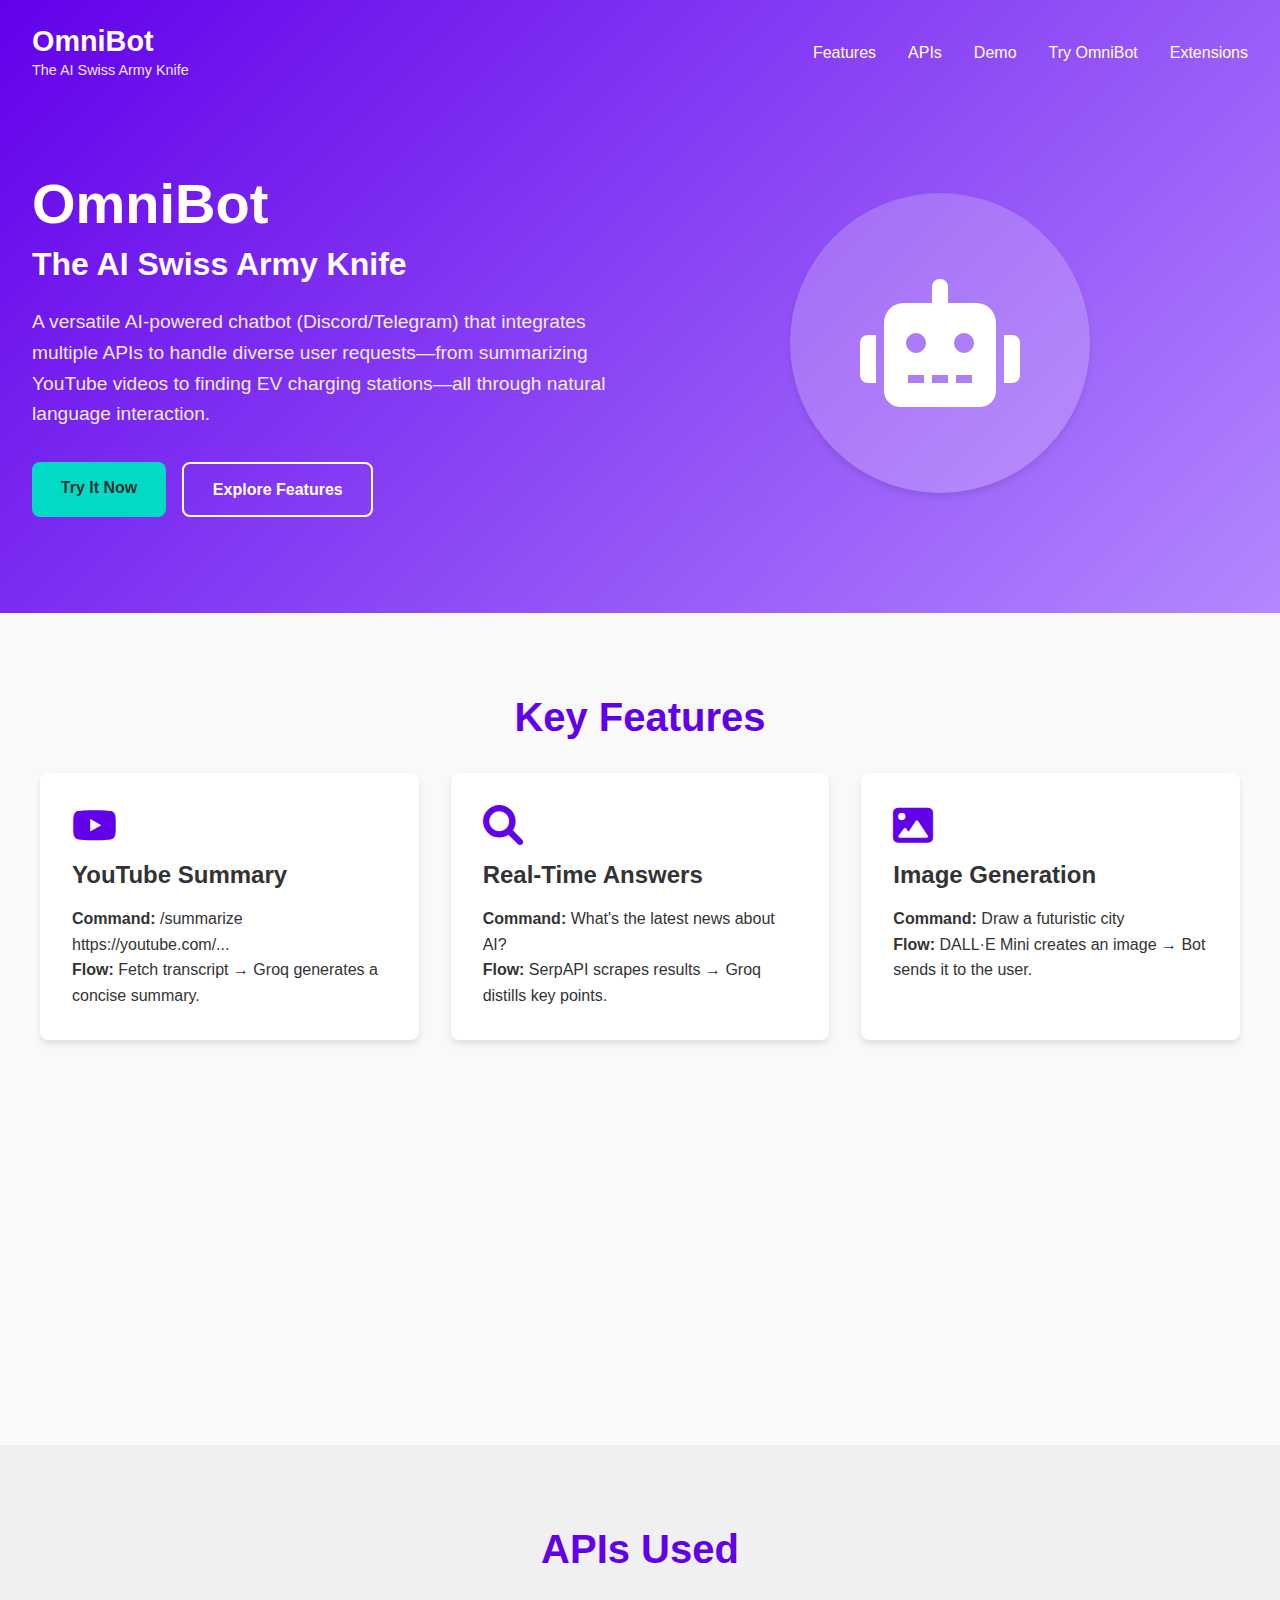
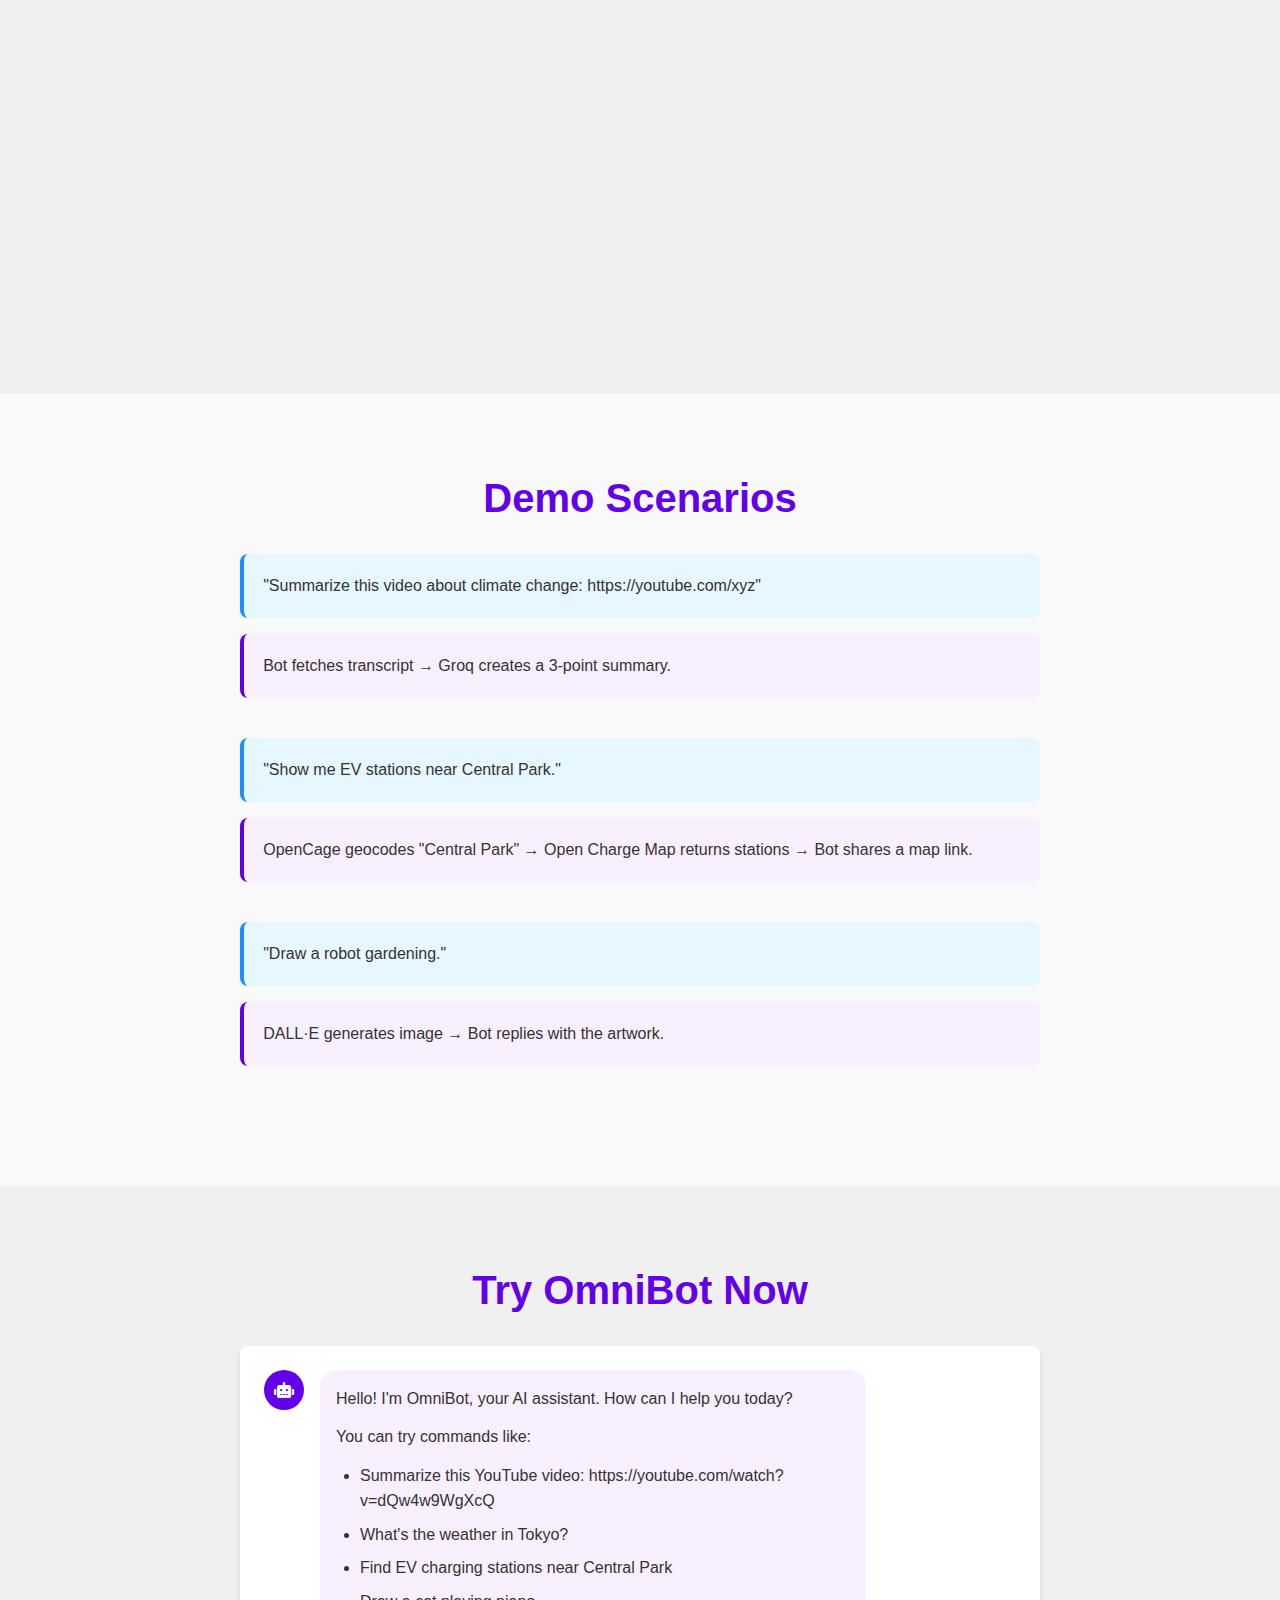
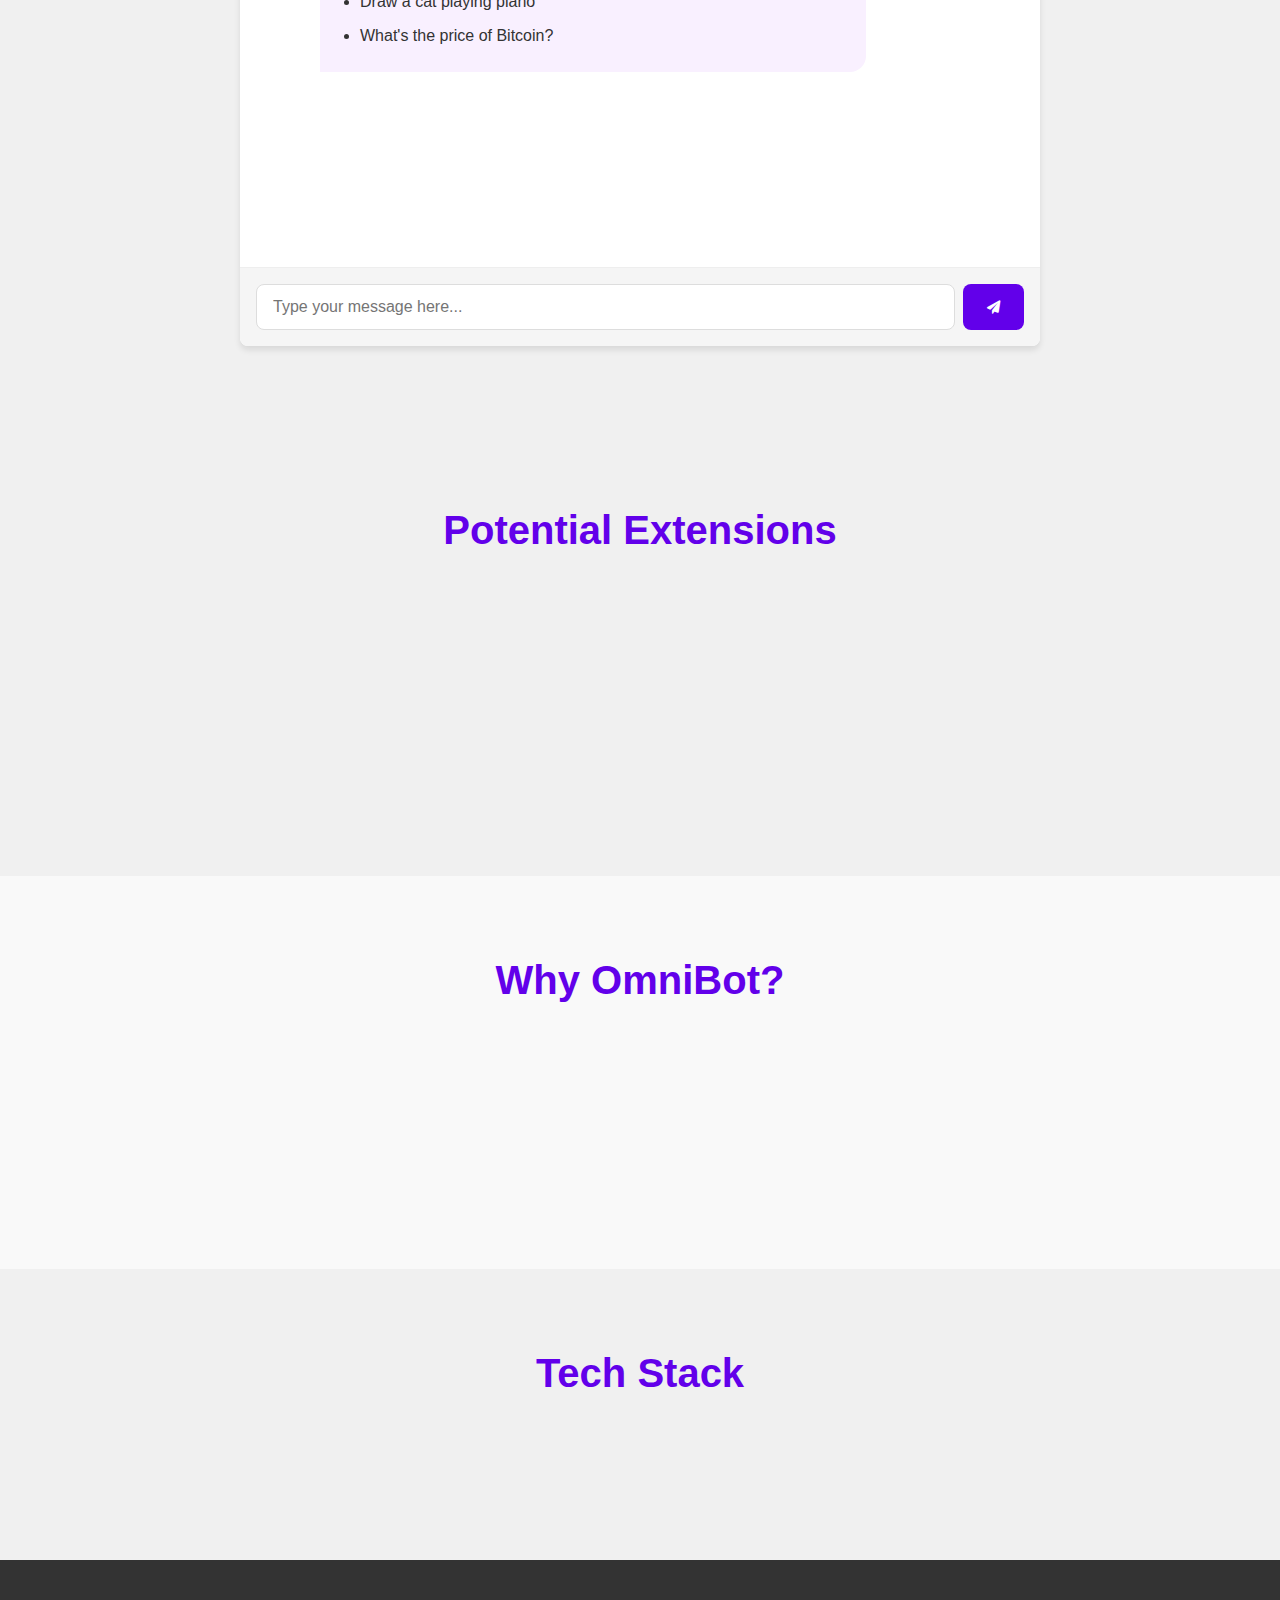
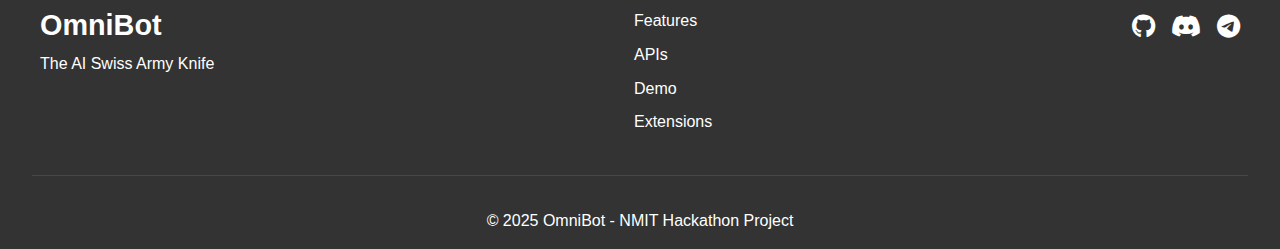
<file: static/index.html>
<!DOCTYPE html>
<html lang="en">

<head>
    <meta charset="UTF-8">
    <meta name="viewport" content="width=device-width, initial-scale=1.0">
    <title>OmniBot - The AI Swiss Army Knife</title>
    <link rel="stylesheet" href="/static/css/style.css">
    <link rel="stylesheet" href="https://cdnjs.cloudflare.com/ajax/libs/font-awesome/6.0.0/css/all.min.css">
</head>

<body>
    <header>
        <nav>
            <div class="logo">
                <h1>OmniBot</h1>
                <p>The AI Swiss Army Knife</p>
            </div>
            <div class="mobile-menu-button">
                <i class="fas fa-bars"></i>
            </div>
            <ul class="nav-links">
                <li><a href="#features">Features</a></li>
                <li><a href="#apis">APIs</a></li>
                <li><a href="#demo">Demo</a></li>
                <li><a href="#chatbot">Try OmniBot</a></li>
                <li><a href="#extensions">Extensions</a></li>
            </ul>
        </nav>
        <div class="hero">
            <div class="hero-content">
                <h1>OmniBot</h1>
                <h2>The AI Swiss Army Knife</h2>
                <p>A versatile AI-powered chatbot (Discord/Telegram) that integrates multiple APIs to handle diverse
                    user requests—from summarizing YouTube videos to finding EV charging stations—all through natural
                    language interaction.</p>
                <div class="cta-buttons">
                    <a href="#chatbot" class="cta-primary">Try It Now</a>
                    <a href="#features" class="cta-secondary">Explore Features</a>
                </div>
            </div>
            <div class="hero-image">
                <div class="bot-image">
                    <i class="fas fa-robot"></i>
                </div>
            </div>
        </div>
    </header>

    <section id="features" class="features">
        <h2>Key Features</h2>
        <div class="feature-cards">
            <div class="feature-card">
                <i class="fab fa-youtube"></i>
                <h3>YouTube Summary</h3>
                <p><strong>Command:</strong> /summarize https://youtube.com/...</p>
                <p><strong>Flow:</strong> Fetch transcript → Groq generates a concise summary.</p>
            </div>
            <div class="feature-card">
                <i class="fas fa-search"></i>
                <h3>Real-Time Answers</h3>
                <p><strong>Command:</strong> What's the latest news about AI?</p>
                <p><strong>Flow:</strong> SerpAPI scrapes results → Groq distills key points.</p>
            </div>
            <div class="feature-card">
                <i class="fas fa-image"></i>
                <h3>Image Generation</h3>
                <p><strong>Command:</strong> Draw a futuristic city</p>
                <p><strong>Flow:</strong> DALL·E Mini creates an image → Bot sends it to the user.</p>
            </div>
            <div class="feature-card">
                <i class="fas fa-cloud-sun"></i>
                <h3>Weather & EV Tools</h3>
                <p><strong>Command:</strong> Weather in Tokyo? or Find EV stations near me</p>
                <p><strong>Flow:</strong> OpenCage geocodes location → Weather API/Open Charge Map returns data.</p>
            </div>
            <div class="feature-card">
                <i class="fas fa-chart-line"></i>
                <h3>Stock/Crypto Prices</h3>
                <p><strong>Command:</strong> Price of Bitcoin?</p>
                <p><strong>Flow:</strong> Alpha Vantage fetches real-time data.</p>
            </div>
        </div>
    </section>

    <section id="apis" class="apis">
        <h2>APIs Used</h2>
        <div class="api-grid">
            <div class="api-card">
                <h3>Groq API</h3>
                <p>Core AI - Processes user queries, generates responses, and summarizes content.</p>
            </div>
            <div class="api-card">
                <h3>Discord/Telegram Bot API</h3>
                <p>Interface - User interaction platform.</p>
            </div>
            <div class="api-card">
                <h3>YouTube Transcript API</h3>
                <p>Fetches video transcripts for summarization.</p>
            </div>
            <div class="api-card">
                <h3>SerpAPI/DuckDuckGo</h3>
                <p>Real-time web search for up-to-date answers.</p>
            </div>
            <div class="api-card">
                <h3>DALL·E Mini</h3>
                <p>Generates images from text prompts.</p>
            </div>
            <div class="api-card">
                <h3>Weather API + OpenCage</h3>
                <p>Provides geocoding and weather forecasts.</p>
            </div>
            <div class="api-card">
                <h3>Open Charge Map</h3>
                <p>Locates nearby EV charging stations.</p>
            </div>
            <div class="api-card">
                <h3>Composio</h3>
                <p>Orchestrates workflows between APIs.</p>
            </div>
        </div>
    </section>

    <section id="demo" class="demo">
        <h2>Demo Scenarios</h2>
        <div class="demo-scenarios">
            <div class="scenario">
                <div class="scenario-message user">
                    <p>"Summarize this video about climate change: https://youtube.com/xyz"</p>
                </div>
                <div class="scenario-message bot">
                    <p>Bot fetches transcript → Groq creates a 3-point summary.</p>
                </div>
            </div>
            <div class="scenario">
                <div class="scenario-message user">
                    <p>"Show me EV stations near Central Park."</p>
                </div>
                <div class="scenario-message bot">
                    <p>OpenCage geocodes "Central Park" → Open Charge Map returns stations → Bot shares a map link.</p>
                </div>
            </div>
            <div class="scenario">
                <div class="scenario-message user">
                    <p>"Draw a robot gardening."</p>
                </div>
                <div class="scenario-message bot">
                    <p>DALL·E generates image → Bot replies with the artwork.</p>
                </div>
            </div>
        </div>
    </section>

    <!-- Add chatbot interface section -->
    <section id="chatbot" class="chatbot-section">
        <h2>Try OmniBot Now</h2>
        <div class="chatbot-container">
            <div class="chatbot-messages" id="chatbot-messages">
                <div class="chat-message bot">
                    <div class="chat-avatar">
                        <i class="fas fa-robot"></i>
                    </div>
                    <div class="chat-bubble">
                        <p>Hello! I'm OmniBot, your AI assistant. How can I help you today?</p>
                        <p>You can try commands like:</p>
                        <ul>
                            <li>Summarize this YouTube video: https://youtube.com/watch?v=dQw4w9WgXcQ</li>
                            <li>What's the weather in Tokyo?</li>
                            <li>Find EV charging stations near Central Park</li>
                            <li>Draw a cat playing piano</li>
                            <li>What's the price of Bitcoin?</li>
                        </ul>
                    </div>
                </div>
            </div>
            <div class="chatbot-input">
                <input type="text" id="user-input" placeholder="Type your message here..."
                    aria-label="Type your message">
                <button id="send-btn" aria-label="Send message">
                    <i class="fas fa-paper-plane"></i>
                </button>
            </div>
        </div>
    </section>

    <section id="extensions" class="extensions">
        <h2>Potential Extensions</h2>
        <div class="extension-items">
            <div class="extension">
                <i class="fas fa-sms"></i>
                <h3>SMS Alerts</h3>
                <p>Add Twilio for SMS alerts (e.g., "Notify me if Bitcoin hits $70K").</p>
            </div>
            <div class="extension">
                <i class="fas fa-film"></i>
                <h3>Movie Recommendations</h3>
                <p>Integrate TMDB for movie recommendations.</p>
            </div>
            <div class="extension">
                <i class="fas fa-plus-circle"></i>
                <h3>Custom API Integration</h3>
                <p>Easily add new APIs through Composio for workflow automation.</p>
            </div>
        </div>
    </section>

    <section class="differentiators">
        <h2>Why OmniBot?</h2>
        <div class="differentiator-items">
            <div class="differentiator">
                <h3>Unified Interface</h3>
                <p>One bot for diverse tasks, eliminating app-switching.</p>
            </div>
            <div class="differentiator">
                <h3>Speed</h3>
                <p>Groq's fast LLM ensures quick responses.</p>
            </div>
            <div class="differentiator">
                <h3>Scalability</h3>
                <p>Composio allows easy addition of new APIs (e.g., Booking.com for travel plans).</p>
            </div>
        </div>
    </section>

    <section class="tech-stack">
        <h2>Tech Stack</h2>
        <div class="tech-items">
            <div class="tech-item">Python</div>
            <div class="tech-item">FastAPI</div>
            <div class="tech-item">Composio</div>
            <div class="tech-item">Discord.py</div>
            <div class="tech-item">python-telegram-bot</div>
        </div>
    </section>

    <footer>
        <div class="footer-content">
            <div class="footer-logo">
                <h3>OmniBot</h3>
                <p>The AI Swiss Army Knife</p>
            </div>
            <div class="footer-links">
                <a href="#features">Features</a>
                <a href="#apis">APIs</a>
                <a href="#demo">Demo</a>
                <a href="#extensions">Extensions</a>
            </div>
            <div class="footer-social">
                <a href="#"><i class="fab fa-github"></i></a>
                <a href="#"><i class="fab fa-discord"></i></a>
                <a href="#"><i class="fab fa-telegram"></i></a>
            </div>
        </div>
        <div class="footer-bottom">
            <p>&copy; 2025 OmniBot - NMIT Hackathon Project</p>
        </div>
    </footer>

    <script src="js/script.js"></script>
    <script src="js/chatbot.js"></script>
</body>

</html>
</file>
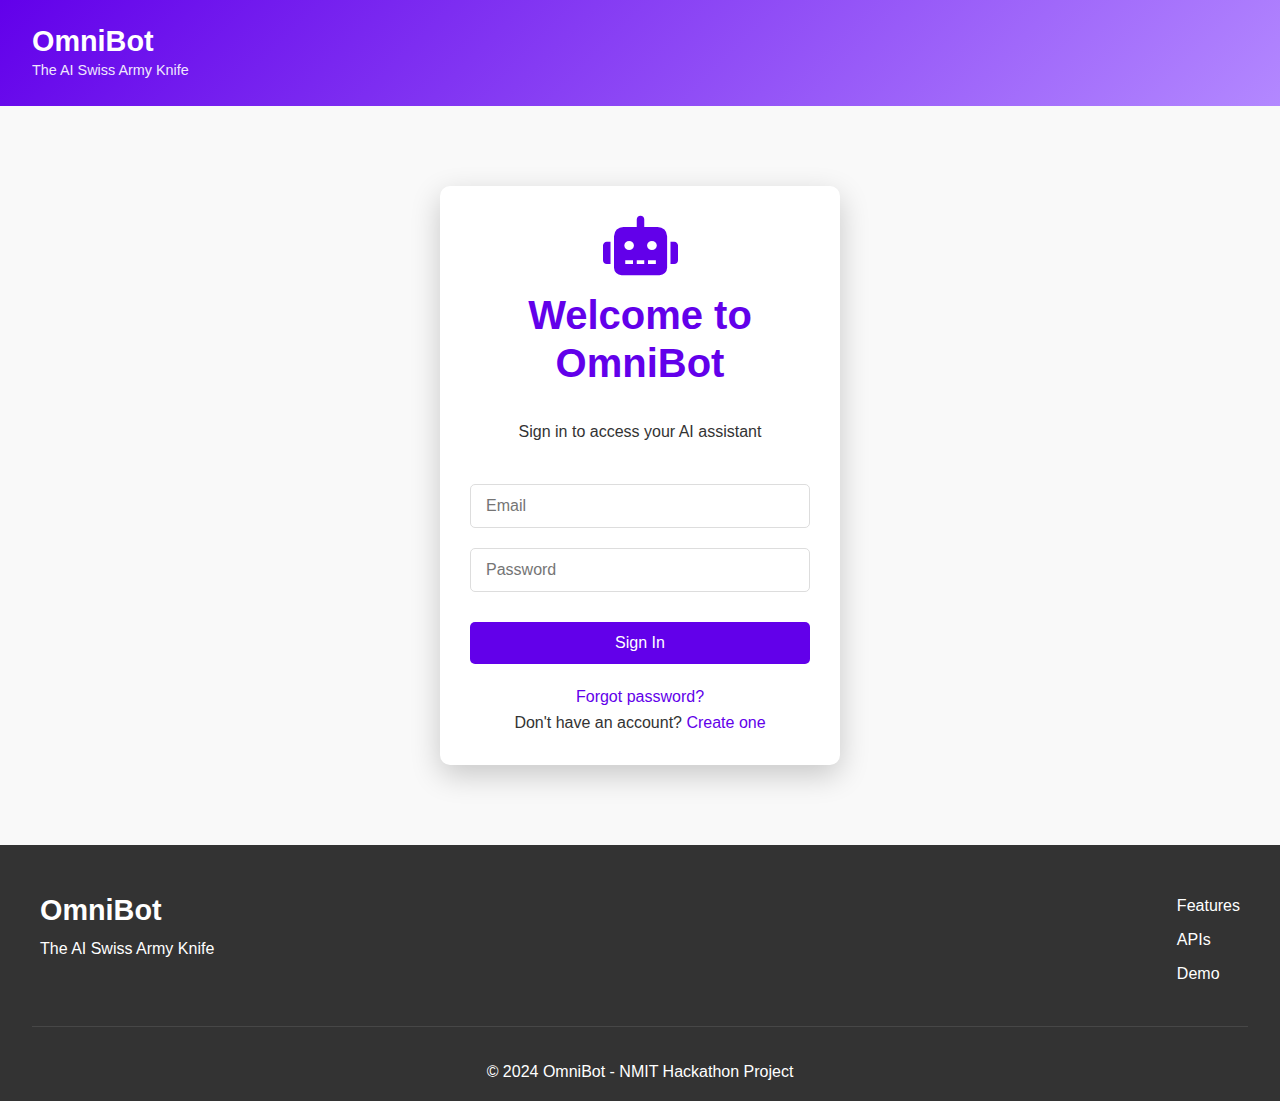
<file: static/login.html>
<!DOCTYPE html>
<html lang="en">

<head>
    <meta charset="UTF-8">
    <meta name="viewport" content="width=device-width, initial-scale=1.0">
    <title>OmniBot - Login</title>
    <!-- Change links from /css/style.css to /static/css/style.css -->
    <link rel="stylesheet" href="/static/css/style.css">
    <link rel="stylesheet" href="https://cdnjs.cloudflare.com/ajax/libs/font-awesome/6.0.0/css/all.min.css">
    <style>
        /* Login specific styles */
        .login-container {
            max-width: 400px;
            margin: 80px auto;
            padding: 30px;
            border-radius: 10px;
            box-shadow: 0 10px 30px rgba(0, 0, 0, 0.2);
            background-color: #fff;
        }

        .login-logo {
            text-align: center;
            margin-bottom: 30px;
        }

        .login-logo i {
            font-size: 60px;
            color: #6200ea;
            margin-bottom: 15px;
        }

        .login-form input {
            width: 100%;
            padding: 12px 15px;
            margin: 10px 0;
            border: 1px solid #ddd;
            border-radius: 5px;
            font-size: 16px;
            transition: border-color 0.3s;
        }

        .login-form input:focus {
            border-color: #6200ea;
            outline: none;
        }

        .login-form button {
            width: 100%;
            padding: 12px;
            background-color: #6200ea;
            color: white;
            border: none;
            border-radius: 5px;
            font-size: 16px;
            cursor: pointer;
            margin-top: 20px;
            transition: background-color 0.3s;
        }

        .login-form button:hover {
            background-color: #5000ca;
        }

        .login-options {
            margin-top: 20px;
            text-align: center;
        }

        .login-options a {
            color: #6200ea;
            text-decoration: none;
        }

        .login-options a:hover {
            text-decoration: underline;
        }

        .login-form .error-message {
            color: #d50000;
            font-size: 14px;
            margin-top: 15px;
            padding: 10px;
            background-color: rgba(213, 0, 0, 0.1);
            border-radius: 5px;
            display: none;
        }
    </style>
</head>

<body>
    <header>
        <nav>
            <div class="logo">
                <h1>OmniBot</h1>
                <p>The AI Swiss Army Knife</p>
            </div>
        </nav>
    </header>

    <main>
        <div class="login-container">
            <div class="login-logo">
                <i class="fas fa-robot"></i>
                <h2>Welcome to OmniBot</h2>
                <p>Sign in to access your AI assistant</p>
            </div>

            <form class="login-form" id="login-form">
                <div class="error-message" id="error-message">Invalid username or password</div>
                <input type="email" id="email" placeholder="Email" required>
                <input type="password" id="password" placeholder="Password" required>
                <button type="submit">Sign In</button>
            </form>

            <div class="login-options">
                <p><a href="#">Forgot password?</a></p>
                <p>Don't have an account? <a href="#" id="create-account">Create one</a></p>
            </div>
        </div>
    </main>

    <footer>
        <div class="footer-content">
            <div class="footer-logo">
                <h3>OmniBot</h3>
                <p>The AI Swiss Army Knife</p>
            </div>
            <div class="footer-links">
                <a href="index.html#features">Features</a>
                <a href="index.html#apis">APIs</a>
                <a href="index.html#demo">Demo</a>
            </div>
        </div>
        <div class="footer-bottom">
            <p>&copy; 2024 OmniBot - NMIT Hackathon Project</p>
        </div>
    </footer>

    <script>
        document.addEventListener('DOMContentLoaded', function () {
            const loginForm = document.getElementById('login-form');
            const errorMessage = document.getElementById('error-message');
            const createAccountLink = document.getElementById('create-account');

            // Handle login form submission
            loginForm.addEventListener('submit', function (e) {
                e.preventDefault();

                const email = document.getElementById('email').value;
                const password = document.getElementById('password').value;

                // Simple validation
                if (email && password) {
                    // Send login request to the backend
                    fetch('/api/auth/login', {
                        method: 'POST',
                        headers: {
                            'Content-Type': 'application/json'
                        },
                        body: JSON.stringify({ email, password })
                    })
                        .then(response => response.json())
                        .then(data => {
                            if (data.success) {
                                // Store token in localStorage
                                localStorage.setItem('omnibot_token', data.token);
                                // Redirect to main page
                                window.location.href = 'index.html';
                            } else {
                                // Show error message
                                errorMessage.style.display = 'block';
                            }
                        })
                        .catch(error => {
                            console.error('Login error:', error);
                            errorMessage.style.display = 'block';
                        });
                }
            });

            // Handle create account link
            createAccountLink.addEventListener('click', function (e) {
                e.preventDefault();
                // For demo, we're just showing an alert
                alert('Account creation will be available soon!');
            });
        });
    </script>
</body>

</html>
</file>
<file: static/css/style.css>
/* Global Styles */
:root {
    --primary-color: #6200ea;
    --secondary-color: #03dac6;
    --text-color: #333;
    --light-text: #fff;
    --background-color: #f9f9f9;
    --card-bg: #fff;
    --shadow: 0 4px 6px rgba(0, 0, 0, 0.1);
    --gradient: linear-gradient(135deg, #6200ea 0%, #b388ff 100%);
    --border-radius: 8px;
}

* {
    margin: 0;
    padding: 0;
    box-sizing: border-box;
}

body {
    font-family: 'Segoe UI', Tahoma, Geneva, Verdana, sans-serif;
    line-height: 1.6;
    color: var(--text-color);
    background-color: var(--background-color);
}

a {
    text-decoration: none;
    color: var(--primary-color);
    transition: color 0.3s ease;
}

a:hover {
    color: var(--secondary-color);
}

h1,
h2,
h3 {
    margin-bottom: 1rem;
    line-height: 1.2;
}

h2 {
    text-align: center;
    font-size: 2.5rem;
    margin-bottom: 2rem;
    color: var(--primary-color);
}

section {
    padding: 5rem 2rem;
}

/* Animation classes */
.animate-on-scroll {
    opacity: 0;
    transform: translateY(20px);
    transition: opacity 0.6s ease, transform 0.6s ease;
}

.animate-on-scroll.visible {
    opacity: 1;
    transform: translateY(0);
}

/* Header & Navigation */
header {
    background: var(--gradient);
    color: var(--light-text);
}

nav {
    display: flex;
    justify-content: space-between;
    align-items: center;
    padding: 1.5rem 2rem;
}

.logo h1 {
    font-size: 1.8rem;
    margin-bottom: 0;
}

.logo p {
    font-size: 0.9rem;
    opacity: 0.9;
}

.nav-links {
    display: flex;
    list-style: none;
}

.nav-links li {
    margin-left: 2rem;
}

.nav-links a {
    color: var(--light-text);
    font-weight: 500;
}

.nav-links a:hover {
    color: var(--secondary-color);
}

/* Mobile menu for responsive design */
.nav-links.show {
    display: flex;
    flex-direction: column;
    position: absolute;
    top: 80px;
    left: 0;
    right: 0;
    background: var(--gradient);
    padding: 1rem 0;
    z-index: 100;
}

.nav-links.show li {
    margin: 0.5rem 2rem;
}

/* Hero Section */
.hero {
    display: flex;
    padding: 4rem 2rem 6rem;
    align-items: center;
    justify-content: space-between;
}

.hero-content {
    flex: 1;
    max-width: 600px;
}

.hero-content h1 {
    font-size: 3.5rem;
    margin-bottom: 0.5rem;
}

.hero-content h2 {
    font-size: 2rem;
    margin-bottom: 1.5rem;
    color: var(--light-text);
    text-align: left;
}

.hero-content p {
    font-size: 1.2rem;
    margin-bottom: 2rem;
    opacity: 0.9;
}

.hero-image {
    flex: 1;
    display: flex;
    justify-content: center;
    align-items: center;
}

.bot-image {
    background: rgba(255, 255, 255, 0.2);
    border-radius: 50%;
    width: 300px;
    height: 300px;
    display: flex;
    justify-content: center;
    align-items: center;
    box-shadow: var(--shadow);
}

.bot-image i {
    font-size: 8rem;
}

.cta-buttons {
    display: flex;
    gap: 1rem;
}

.cta-primary,
.cta-secondary {
    padding: 0.8rem 1.8rem;
    border-radius: var(--border-radius);
    font-weight: 600;
    transition: all 0.3s ease;
}

.cta-primary {
    background-color: var(--secondary-color);
    color: var(--text-color);
}

.cta-secondary {
    background-color: transparent;
    border: 2px solid var(--light-text);
    color: var(--light-text);
}

.cta-primary:hover {
    background-color: #02c2b0;
    transform: translateY(-3px);
}

.cta-secondary:hover {
    background-color: rgba(255, 255, 255, 0.1);
    transform: translateY(-3px);
}

/* Features Section */
.features {
    background-color: var(--background-color);
}

.feature-cards {
    display: grid;
    grid-template-columns: repeat(auto-fit, minmax(280px, 1fr));
    gap: 2rem;
    max-width: 1200px;
    margin: 0 auto;
}

.feature-card {
    background-color: var(--card-bg);
    padding: 2rem;
    border-radius: var(--border-radius);
    box-shadow: var(--shadow);
    transition: transform 0.3s ease;
}

.feature-card:hover {
    transform: translateY(-5px);
}

.feature-card i {
    font-size: 2.5rem;
    color: var(--primary-color);
    margin-bottom: 1rem;
}

.feature-card h3 {
    font-size: 1.5rem;
    margin-bottom: 1rem;
}

/* APIs Section */
.apis {
    background-color: #f0f0f0;
}

.api-grid {
    display: grid;
    grid-template-columns: repeat(auto-fit, minmax(250px, 1fr));
    gap: 1.5rem;
    max-width: 1200px;
    margin: 0 auto;
}

.api-card {
    background-color: var(--card-bg);
    padding: 1.5rem;
    border-radius: var(--border-radius);
    box-shadow: var(--shadow);
    transition: all 0.3s ease;
}

.api-card:hover {
    transform: translateY(-3px);
    box-shadow: 0 6px 10px rgba(0, 0, 0, 0.15);
}

.api-card h3 {
    color: var(--primary-color);
    margin-bottom: 0.5rem;
}

/* Demo Section */
.demo {
    background-color: var(--background-color);
}

.demo-scenarios {
    max-width: 800px;
    margin: 0 auto;
}

.scenario {
    margin-bottom: 2.5rem;
}

.scenario-message {
    padding: 1.2rem;
    border-radius: var(--border-radius);
    margin-bottom: 1rem;
}

.scenario-message.user {
    background-color: #e6f7ff;
    border-left: 4px solid #1890ff;
}

.scenario-message.bot {
    background-color: #f9f0ff;
    border-left: 4px solid var(--primary-color);
}

/* Chatbot Section */
.chatbot-section {
    background-color: #f0f0f0;
    padding: 5rem 2rem;
}

.chatbot-container {
    max-width: 800px;
    margin: 0 auto;
    background-color: var(--card-bg);
    border-radius: var(--border-radius);
    box-shadow: var(--shadow);
    overflow: hidden;
    display: flex;
    flex-direction: column;
    height: 600px;
}

.chatbot-messages {
    flex: 1;
    padding: 1.5rem;
    overflow-y: auto;
    display: flex;
    flex-direction: column;
    gap: 1.5rem;
}

.chat-message {
    display: flex;
    gap: 1rem;
    max-width: 80%;
}

.chat-message.user {
    margin-left: auto;
    flex-direction: row-reverse;
}

.chat-avatar {
    width: 40px;
    height: 40px;
    border-radius: 50%;
    display: flex;
    justify-content: center;
    align-items: center;
    flex-shrink: 0;
}

.chat-message.bot .chat-avatar {
    background-color: var(--primary-color);
    color: var(--light-text);
}

.chat-message.user .chat-avatar {
    background-color: #1890ff;
    color: var(--light-text);
}

.chat-bubble {
    background-color: #f9f0ff;
    padding: 1rem;
    border-radius: 1rem;
    border-bottom-left-radius: 0;
    position: relative;
}

.chat-message.user .chat-bubble {
    background-color: #e6f7ff;
    border-radius: 1rem;
    border-bottom-right-radius: 0;
}

.chat-bubble p {
    margin-bottom: 0.8rem;
}

.chat-bubble p:last-child {
    margin-bottom: 0;
}

.chat-bubble ul {
    padding-left: 1.5rem;
    margin-top: 0.5rem;
}

.chat-bubble li {
    margin-bottom: 0.5rem;
}

.chat-bubble img {
    max-width: 100%;
    border-radius: 0.5rem;
    margin-top: 0.5rem;
}

.chatbot-input {
    display: flex;
    padding: 1rem;
    background-color: #f5f5f5;
    border-top: 1px solid #eee;
}

.chatbot-input input {
    flex: 1;
    padding: 0.8rem 1rem;
    border: 1px solid #ddd;
    border-radius: var(--border-radius);
    font-size: 1rem;
    outline: none;
}

.chatbot-input input:focus {
    border-color: var(--primary-color);
}

.chatbot-input button {
    background-color: var(--primary-color);
    color: var(--light-text);
    border: none;
    border-radius: var(--border-radius);
    padding: 0 1.5rem;
    margin-left: 0.5rem;
    cursor: pointer;
    transition: background-color 0.3s ease;
}

.chatbot-input button:hover {
    background-color: #5000d2;
}

.loading-indicator {
    display: flex;
    gap: 0.5rem;
    margin-top: 0.5rem;
}

.loading-dot {
    width: 8px;
    height: 8px;
    border-radius: 50%;
    background-color: var(--primary-color);
    opacity: 0.5;
    animation: pulse 1.5s infinite ease-in-out;
}

.loading-dot:nth-child(2) {
    animation-delay: 0.3s;
}

.loading-dot:nth-child(3) {
    animation-delay: 0.6s;
}

@keyframes pulse {

    0%,
    100% {
        opacity: 0.5;
    }

    50% {
        opacity: 1;
    }
}

/* Extensions Section */
.extensions {
    background-color: #f0f0f0;
}

.extension-items {
    display: grid;
    grid-template-columns: repeat(auto-fit, minmax(300px, 1fr));
    gap: 2rem;
    max-width: 1200px;
    margin: 0 auto;
}

.extension {
    background-color: var(--card-bg);
    padding: 2rem;
    border-radius: var(--border-radius);
    box-shadow: var(--shadow);
    text-align: center;
}

.extension i {
    font-size: 2.5rem;
    color: var(--primary-color);
    margin-bottom: 1rem;
}

/* Differentiators Section */
.differentiators {
    background-color: var(--background-color);
}

.differentiator-items {
    display: grid;
    grid-template-columns: repeat(auto-fit, minmax(300px, 1fr));
    gap: 2rem;
    max-width: 1200px;
    margin: 0 auto;
}

.differentiator {
    background-color: var(--card-bg);
    padding: 2rem;
    border-radius: var(--border-radius);
    box-shadow: var(--shadow);
    text-align: center;
}

.differentiator h3 {
    color: var(--primary-color);
}

/* Tech Stack Section */
.tech-stack {
    background-color: #f0f0f0;
    text-align: center;
}

.tech-items {
    display: flex;
    flex-wrap: wrap;
    justify-content: center;
    gap: 1rem;
    max-width: 800px;
    margin: 0 auto;
}

.tech-item {
    background-color: var(--card-bg);
    padding: 0.8rem 1.5rem;
    border-radius: var(--border-radius);
    box-shadow: var(--shadow);
    font-weight: 600;
    transition: all 0.3s ease;
}

.tech-item:hover {
    background-color: var(--primary-color);
    color: var(--light-text);
}

/* Footer */
footer {
    background-color: #333;
    color: var(--light-text);
    padding: 3rem 2rem 1rem;
}

.footer-content {
    display: flex;
    flex-wrap: wrap;
    justify-content: space-between;
    max-width: 1200px;
    margin: 0 auto;
    margin-bottom: 2rem;
}

.footer-logo h3 {
    font-size: 1.8rem;
    margin-bottom: 0.5rem;
}

.footer-links {
    display: flex;
    flex-direction: column;
}

.footer-links a {
    color: var(--light-text);
    margin-bottom: 0.5rem;
}

.footer-social {
    display: flex;
    gap: 1rem;
}

.footer-social a {
    color: var(--light-text);
    font-size: 1.5rem;
}

.footer-bottom {
    text-align: center;
    padding-top: 2rem;
    border-top: 1px solid rgba(255, 255, 255, 0.1);
}

/* Responsive Design */
@media (max-width: 900px) {
    .hero {
        flex-direction: column;
        text-align: center;
    }

    .hero-content {
        max-width: 100%;
        margin-bottom: 3rem;
    }

    .hero-content h2 {
        text-align: center;
    }

    .cta-buttons {
        justify-content: center;
    }

    .nav-links {
        display: none;
    }

    .mobile-menu-button {
        display: block;
    }
}

@media (max-width: 600px) {
    h2 {
        font-size: 2rem;
    }

    .hero-content h1 {
        font-size: 2.5rem;
    }

    .hero-content h2 {
        font-size: 1.5rem;
    }

    .bot-image {
        width: 200px;
        height: 200px;
    }

    .bot-image i {
        font-size: 5rem;
    }

    section {
        padding: 3rem 1rem;
    }

    .footer-content {
        flex-direction: column;
        gap: 2rem;
    }
}

.mobile-menu-button {
    display: none;
    font-size: 1.5rem;
    cursor: pointer;
    color: var(--light-text);
}
</file>
